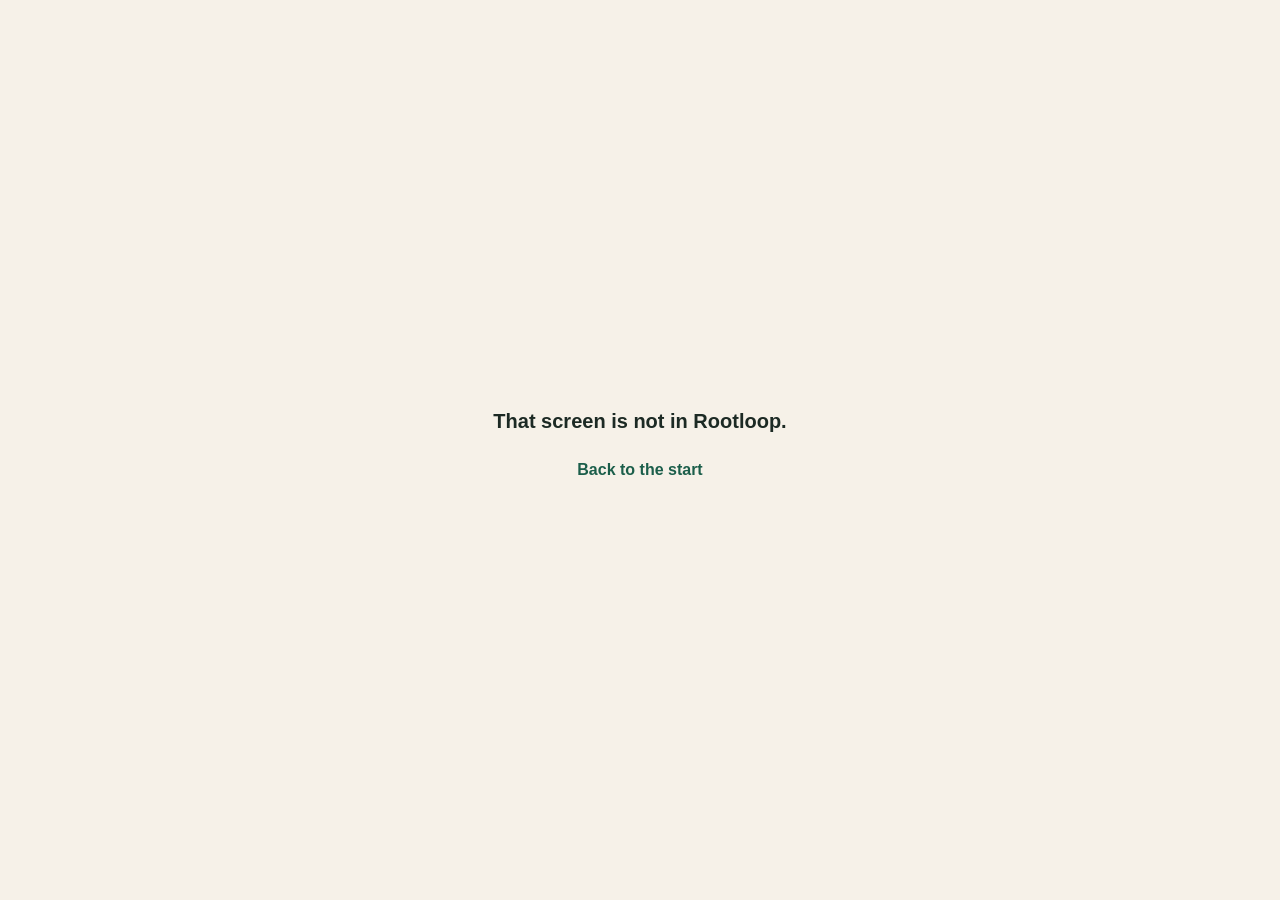
<file: rootloop/index.html>
<!DOCTYPE html>
<html lang="en">
  <head>
    <meta charset="utf-8" />
    <meta httpEquiv="X-UA-Compatible" content="IE=edge" />
    <meta name="viewport" content="width=device-width, initial-scale=1, shrink-to-fit=no" />
    <title>Rootloop</title>
    <!-- The `react-native-web` recommended style reset: https://necolas.github.io/react-native-web/docs/setup/#root-element -->
    <style id="expo-reset">
      /* These styles make the body full-height */
      html,
      body {
        height: 100%;
      }
      /* These styles disable body scrolling if you are using <ScrollView> */
      body {
        overflow: hidden;
      }
      /* These styles make the root element full-height */
      #root {
        display: flex;
        height: 100%;
        flex: 1;
      }
    </style>
  <link rel="icon" href="/rootloop/favicon.ico"/></head>

  <body>
    <!-- Use static rendering with Expo Router to support running without JavaScript. -->
    <noscript>
      You need to enable JavaScript to run this app.
    </noscript>
    <!-- The root element for your Expo app. -->
    <div id="root"></div>
  <script src="/rootloop/_expo/static/js/web/entry-8c4e8791e69bfbe6dc02003c2ce8b706.js" defer></script>
</body>
</html>
</file>
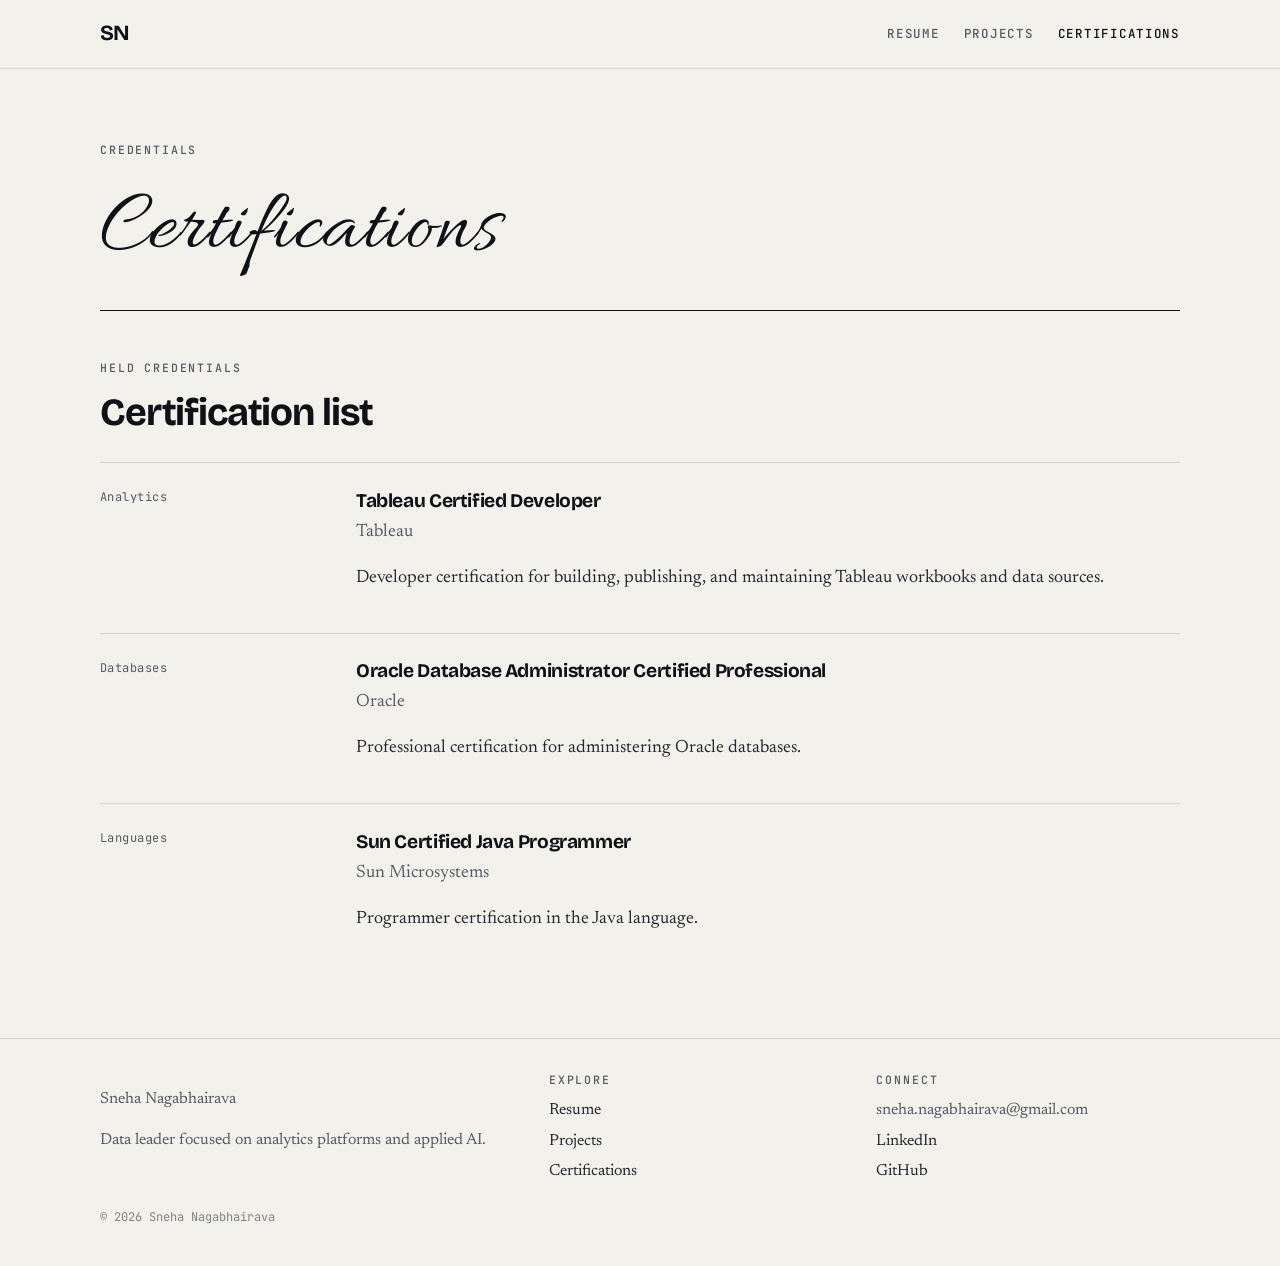
<file: certifications.html>
<!--
  Static list of certifications. Same shell as the resume: header, one
  column, no JavaScript. Credential names are text in this file. The
  code does not link out to a verification page, so a reader cannot
  confirm a credential from this page alone. That limit is visible here;
  the reason for omitting verification links is not recorded.

  Failure is limited to a missing stylesheet, which leaves unstyled HTML.
  There is no data fetch.
-->
<!DOCTYPE html>
<html lang="en">
  <head>
    <meta charset="utf-8" />
    <meta name="viewport" content="width=device-width, initial-scale=1" />
    <title>Certifications · Sneha Nagabhairava</title>
    <meta
      name="description"
      content="Certifications held by Sneha Nagabhairava: Tableau Certified Developer, Oracle Database Administrator Certified Professional, and Sun Certified Java Programmer."
    />
    <link rel="preconnect" href="https://fonts.googleapis.com" />
    <link rel="preconnect" href="https://fonts.gstatic.com" crossorigin />
    <link
      href="https://fonts.googleapis.com/css2?family=Bricolage+Grotesque:opsz,wght@12..96,600;12..96,800&family=Allura&family=JetBrains+Mono:wght@500&family=Newsreader:opsz,wght@6..72,400;6..72,500&display=swap"
      rel="stylesheet"
    />
    <link rel="stylesheet" href="styles.css" />
  </head>
  <body>
    <a class="skip" href="#content">Skip to content</a>
    <header class="site-header">
      <div class="header-inner">
        <a class="mark" href="index.html">SN</a>
        <nav class="nav" aria-label="Primary">
          <a href="index.html">Resume</a>
          <a href="projects.html">Projects</a>
          <a href="certifications.html" aria-current="page">Certifications</a>
        </nav>
      </div>
    </header>

    <main id="content" class="wrap">
      <header class="hero">
        <p class="kicker">Credentials</p>
        <h1 class="script-title">Certifications</h1>
      </header>

      <section aria-labelledby="certs-heading">
        <p class="kicker">Held credentials</p>
        <h2 id="certs-heading">Certification list</h2>

        <article class="job" id="tableau">
          <p class="when">Analytics</p>
          <div>
            <h3>Tableau Certified Developer</h3>
            <p class="place">Tableau</p>
            <p>
              Developer certification for building, publishing, and maintaining
              Tableau workbooks and data sources.
            </p>
          </div>
        </article>

        <article class="job" id="oracle">
          <p class="when">Databases</p>
          <div>
            <h3>Oracle Database Administrator Certified Professional</h3>
            <p class="place">Oracle</p>
            <p>
              Professional certification for administering Oracle databases.
            </p>
          </div>
        </article>

        <article class="job" id="java">
          <p class="when">Languages</p>
          <div>
            <h3>Sun Certified Java Programmer</h3>
            <p class="place">Sun Microsystems</p>
            <p>
              Programmer certification in the Java language.
            </p>
          </div>
        </article>
      </section>
    </main>

    <footer class="site-footer">
      <div class="wrap footer-grid">
        <div>
          <p>Sneha Nagabhairava</p>
          <p>Data leader focused on analytics platforms and applied AI.</p>
        </div>
        <div>
          <h2>Explore</h2>
          <ul>
            <li><a href="index.html">Resume</a></li>
            <li><a href="projects.html">Projects</a></li>
            <li><a href="certifications.html">Certifications</a></li>
          </ul>
        </div>
        <div>
          <h2>Connect</h2>
          <ul>
            <li>sneha.nagabhairava@gmail.com</li>
            <li><a href="https://www.linkedin.com/in/snehanagabhairava/" target="_blank" rel="noopener">LinkedIn</a></li>
            <li><a href="https://github.com/Sneha-nag" target="_blank" rel="noopener">GitHub</a></li>
          </ul>
        </div>
      </div>
      <div class="wrap">
        <p class="copyright">© 2026 Sneha Nagabhairava</p>
      </div>
    </footer>
    <script src="assets/analytics.js" defer></script>
  </body>
</html>
</file>
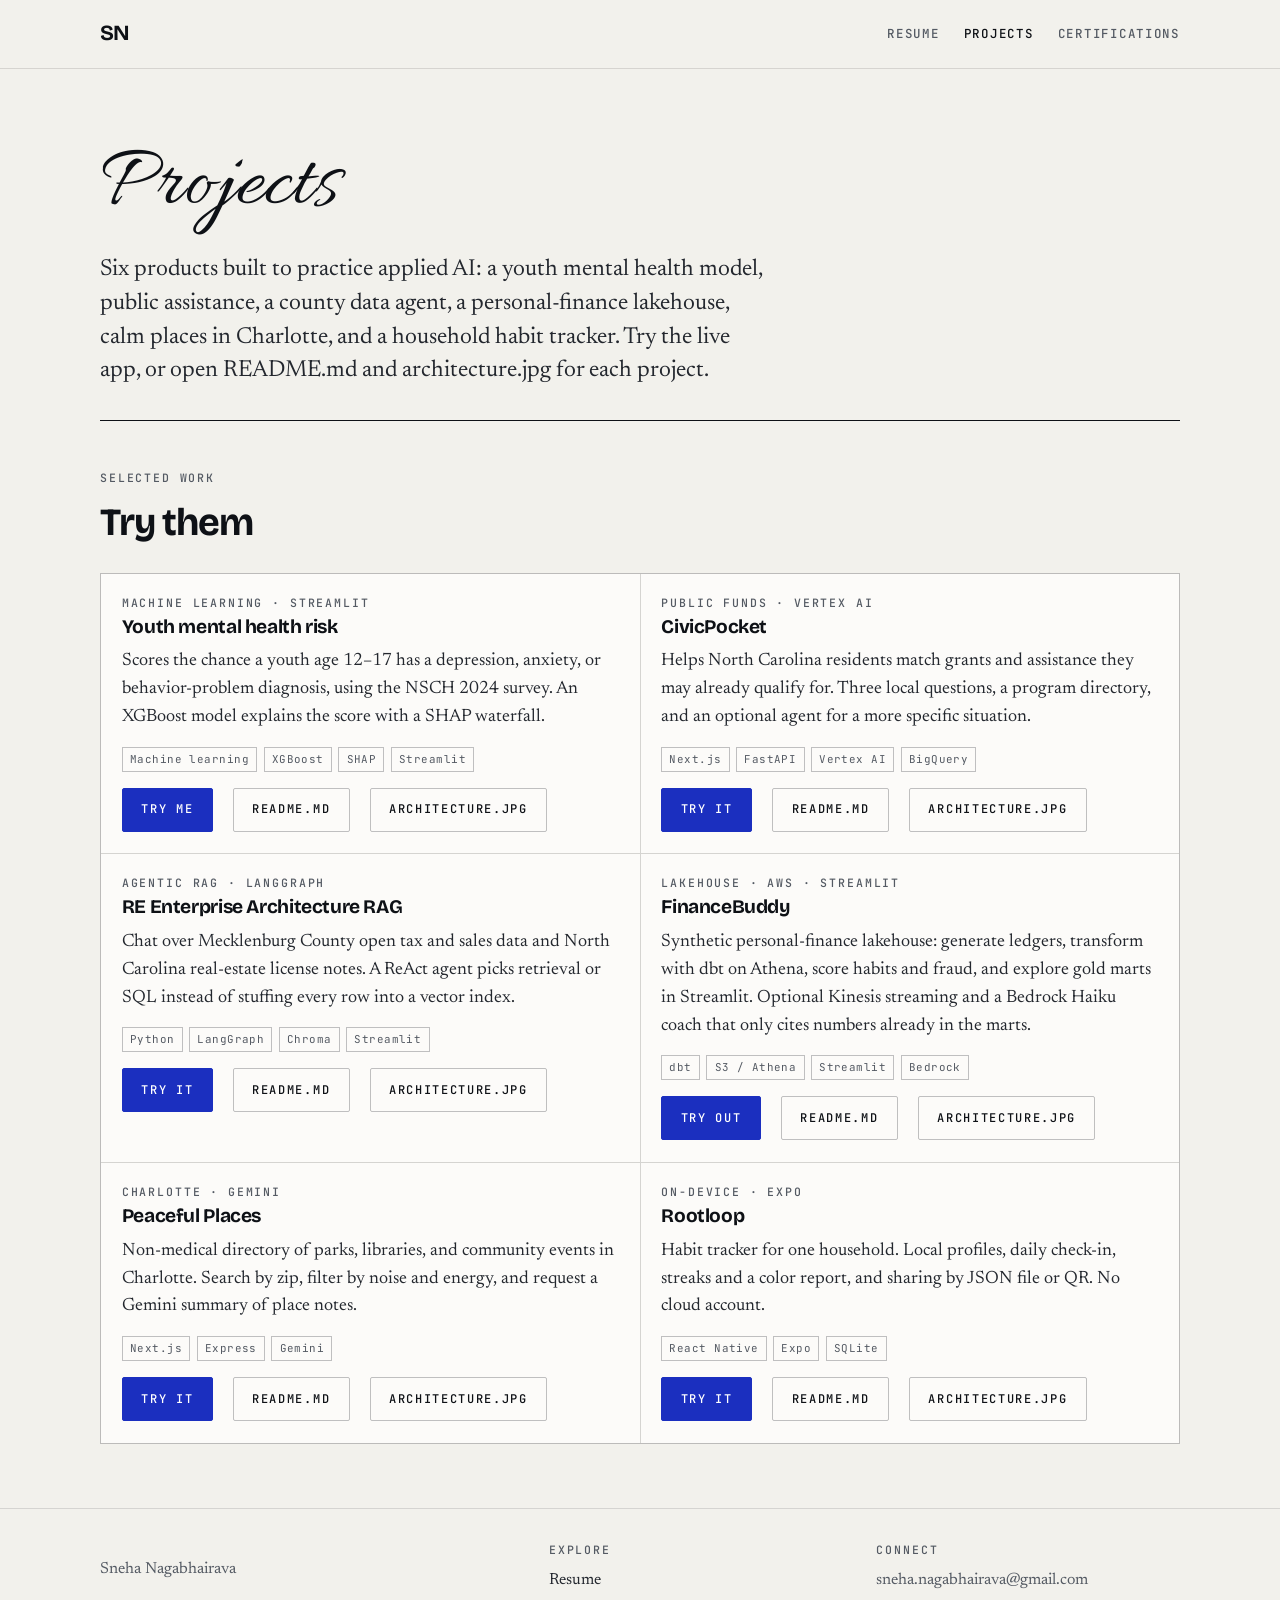
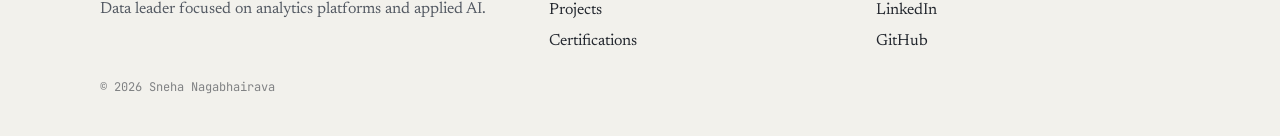
<file: projects.html>
<!--
  Project index. Each card is hand-written HTML, not a generated list.
  A card has a live link (Try me / Try it), a README link of the form
  readme.html?project=KEY, and an architecture image under assets/.

  Why hand-written cards: six projects, no database. Adding a project
  means editing this file, readme.html's FILES map, and copying the
  README and diagram into assets/. The code does not generate those
  copies from the other repositories. If a live URL changes, only this
  href and the README need to change; nothing redeploys the other app.

  The h1 uses script-title (Allura). Project README titles do not.
  If a linked README key is missing, readme.html shows a prompt instead
  of a card. A dead live URL is a normal browser error; this page does
  not health-check the demos.

  Security: external demos use target=_blank and rel=noopener. There is
  no form and no secret. Cost is the same GitHub Pages site as the resume.
-->
<!DOCTYPE html>
<html lang="en">
  <head>
    <meta charset="utf-8" />
    <meta name="viewport" content="width=device-width, initial-scale=1" />
    <title>Projects · Sneha Nagabhairava</title>
    <meta
      name="description"
      content="Portfolio projects by Sneha Nagabhairava: a youth mental health model, CivicPocket, an enterprise architecture RAG agent, FinanceBuddy, Peaceful Places, and Rootloop."
    />
    <link rel="preconnect" href="https://fonts.googleapis.com" />
    <link rel="preconnect" href="https://fonts.gstatic.com" crossorigin />
    <link
      href="https://fonts.googleapis.com/css2?family=Bricolage+Grotesque:opsz,wght@12..96,600;12..96,800&family=Allura&family=JetBrains+Mono:wght@500&family=Newsreader:opsz,wght@6..72,400;6..72,500&display=swap"
      rel="stylesheet"
    />
    <link rel="stylesheet" href="styles.css" />
  </head>
  <body>
    <a class="skip" href="#content">Skip to content</a>
    <header class="site-header">
      <div class="header-inner">
        <a class="mark" href="index.html">SN</a>
        <nav class="nav" aria-label="Primary">
          <a href="index.html">Resume</a>
          <a href="projects.html" aria-current="page">Projects</a>
          <a href="certifications.html">Certifications</a>
        </nav>
      </div>
    </header>

    <main id="content" class="wrap">
      <header class="hero">
        <h1 class="script-title">Projects</h1>
        <p class="lede">
          Six products built to practice applied AI: a youth mental health
          model, public assistance, a county data agent, a personal-finance
          lakehouse, calm places in Charlotte, and a household habit tracker.
          Try the live app, or open README.md and architecture.jpg for each
          project.
        </p>
      </header>

      <section aria-labelledby="projects-heading">
        <p class="kicker">Selected work</p>
        <h2 id="projects-heading">Try them</h2>
        <div class="project-grid">
          <article class="project-card" id="youthmentalhealth">
            <p class="kicker">Machine learning · Streamlit</p>
            <h3>Youth mental health risk</h3>
            <p>
              Scores the chance a youth age 12–17 has a depression, anxiety, or
              behavior-problem diagnosis, using the NSCH 2024 survey. An XGBoost
              model explains the score with a SHAP waterfall.
            </p>
            <ul class="tags">
              <li>Machine learning</li>
              <li>XGBoost</li>
              <li>SHAP</li>
              <li>Streamlit</li>
            </ul>
            <div class="actions">
              <a class="button" href="https://youthmentalhealth-qhkbukwxh5vb9nrecglj9c.streamlit.app/" target="_blank" rel="noopener" data-goatcounter-click="try-youthmentalhealth">Try me</a>
              <a class="button ghost" href="readme.html?project=youthmentalhealth" data-goatcounter-click="readme-youthmentalhealth">README.md</a>
              <a class="button ghost" href="assets/youthmentalhealth-architecture.jpg" target="_blank" rel="noopener" data-goatcounter-click="architecture-youthmentalhealth">architecture.jpg</a>
            </div>
          </article>

          <article class="project-card" id="civicpocket">
            <p class="kicker">Public funds · Vertex AI</p>
            <h3>CivicPocket</h3>
            <p>
              Helps North Carolina residents match grants and assistance they may
              already qualify for. Three local questions, a program directory,
              and an optional agent for a more specific situation.
            </p>
            <ul class="tags">
              <li>Next.js</li>
              <li>FastAPI</li>
              <li>Vertex AI</li>
              <li>BigQuery</li>
            </ul>
            <div class="actions">
              <a class="button" href="https://civicpocket-web-927059653401.us-east1.run.app" target="_blank" rel="noopener" data-goatcounter-click="try-civicpocket">Try it</a>
              <a class="button ghost" href="readme.html?project=civicpocket" data-goatcounter-click="readme-civicpocket">README.md</a>
              <a class="button ghost" href="assets/civicpocket-architecture.jpg" target="_blank" rel="noopener" data-goatcounter-click="architecture-civicpocket">architecture.jpg</a>
            </div>
          </article>

          <article class="project-card" id="enterprise-architecture">
            <p class="kicker">Agentic RAG · LangGraph</p>
            <h3>RE Enterprise Architecture RAG</h3>
            <p>
              Chat over Mecklenburg County open tax and sales data and North
              Carolina real-estate license notes. A ReAct agent picks retrieval
              or SQL instead of stuffing every row into a vector index.
            </p>
            <ul class="tags">
              <li>Python</li>
              <li>LangGraph</li>
              <li>Chroma</li>
              <li>Streamlit</li>
            </ul>
            <div class="actions">
              <a class="button" href="https://reenterprise-agentic-rag-pipeline-i93zfhqbz66drrsvsarxaf.streamlit.app/" target="_blank" rel="noopener" data-goatcounter-click="try-re-enterprise">Try it</a>
              <a class="button ghost" href="readme.html?project=re-enterprise" data-goatcounter-click="readme-re-enterprise">README.md</a>
              <a class="button ghost" href="assets/re-enterprise-architecture.jpg" target="_blank" rel="noopener" data-goatcounter-click="architecture-re-enterprise">architecture.jpg</a>
            </div>
          </article>

          <article class="project-card" id="financebuddy">
            <p class="kicker">Lakehouse · AWS · Streamlit</p>
            <h3>FinanceBuddy</h3>
            <p>
              Synthetic personal-finance lakehouse: generate ledgers, transform
              with dbt on Athena, score habits and fraud, and explore gold marts
              in Streamlit. Optional Kinesis streaming and a Bedrock Haiku coach
              that only cites numbers already in the marts.
            </p>
            <ul class="tags">
              <li>dbt</li>
              <li>S3 / Athena</li>
              <li>Streamlit</li>
              <li>Bedrock</li>
            </ul>
            <div class="actions">
              <a class="button" href="https://financebuddy-tpvwauuuyscehgczyiapnt.streamlit.app/" target="_blank" rel="noopener" data-goatcounter-click="try-financebuddy">Try out</a>
              <a class="button ghost" href="readme.html?project=financebuddy" data-goatcounter-click="readme-financebuddy">README.md</a>
              <a class="button ghost" href="assets/financebuddy-architecture.jpg" target="_blank" rel="noopener" data-goatcounter-click="architecture-financebuddy">architecture.jpg</a>
            </div>
          </article>

          <article class="project-card" id="peacefulplaces">
            <p class="kicker">Charlotte · Gemini</p>
            <h3>Peaceful Places</h3>
            <p>
              Non-medical directory of parks, libraries, and community events in
              Charlotte. Search by zip, filter by noise and energy, and request a
              Gemini summary of place notes.
            </p>
            <ul class="tags">
              <li>Next.js</li>
              <li>Express</li>
              <li>Gemini</li>
            </ul>
            <div class="actions">
              <a class="button" href="https://peacefulplaces-web-576999105760.us-central1.run.app" target="_blank" rel="noopener" data-goatcounter-click="try-peacefulplaces">Try it</a>
              <a class="button ghost" href="readme.html?project=peacefulplaces" data-goatcounter-click="readme-peacefulplaces">README.md</a>
              <a class="button ghost" href="assets/peacefulplaces-architecture.jpg" target="_blank" rel="noopener" data-goatcounter-click="architecture-peacefulplaces">architecture.jpg</a>
            </div>
          </article>

          <article class="project-card" id="rootloop">
            <p class="kicker">On-device · Expo</p>
            <h3>Rootloop</h3>
            <p>
              Habit tracker for one household. Local profiles, daily check-in,
              streaks and a color report, and sharing by JSON file or QR. No
              cloud account.
            </p>
            <ul class="tags">
              <li>React Native</li>
              <li>Expo</li>
              <li>SQLite</li>
            </ul>
            <div class="actions">
              <a class="button" href="https://snehanagabhairava.com/rootloop/" target="_blank" rel="noopener" data-goatcounter-click="try-rootloop">Try it</a>
              <a class="button ghost" href="readme.html?project=rootloop" data-goatcounter-click="readme-rootloop">README.md</a>
              <a class="button ghost" href="assets/rootloop-architecture.jpg" target="_blank" rel="noopener" data-goatcounter-click="architecture-rootloop">architecture.jpg</a>
            </div>
          </article>
        </div>
      </section>
    </main>

    <footer class="site-footer">
      <div class="wrap footer-grid">
        <div>
          <p>Sneha Nagabhairava</p>
          <p>Data leader focused on analytics platforms and applied AI.</p>
        </div>
        <div>
          <h2>Explore</h2>
          <ul>
            <li><a href="index.html">Resume</a></li>
            <li><a href="projects.html">Projects</a></li>
            <li><a href="certifications.html">Certifications</a></li>
          </ul>
        </div>
        <div>
          <h2>Connect</h2>
          <ul>
            <li>sneha.nagabhairava@gmail.com</li>
            <li><a href="https://www.linkedin.com/in/snehanagabhairava/" target="_blank" rel="noopener">LinkedIn</a></li>
            <li><a href="https://github.com/Sneha-nag" target="_blank" rel="noopener">GitHub</a></li>
          </ul>
        </div>
      </div>
      <div class="wrap">
        <p class="copyright">© 2026 Sneha Nagabhairava</p>
      </div>
    </footer>
    <script src="assets/analytics.js" defer></script>
  </body>
</html>
</file>
<file: styles.css>
/*
  Shared look for the resume, projects, certifications, and README pages.
  Three roles: Bricolage Grotesque for display headings, Newsreader for
  body text, JetBrains Mono for navigation and buttons. Allura is the
  script face used only by h1.script-title (the Projects and
  Certifications headings, and the name on the resume). README titles
  omit that class on purpose.

  The code does not record a brand exercise that chose these faces.
  Custom properties keep the palette in one place. A missing font
  falls back to Helvetica, Georgia, or Consolas. There is no CSS build.
  The 800px breakpoint stacks the project grid and shrinks the portrait.
*/
:root {
  --bg: #f2f1ec;
  --bg-raised: #fcfbf9;
  --fg: #23272e;
  --fg-bold: #0e1116;
  --fg-light: #545a63;
  --fg-muted: rgba(35, 39, 46, 0.55);
  --accent: #1b2fbf;
  --accent-hover: #16249c;
  --on-accent: #ffffff;
  --signal: #9a5600;
  --border: rgba(35, 39, 46, 0.14);
  --border-strong: rgba(35, 39, 46, 0.28);
  --shadow: 0 0 0 1px var(--border);
  --font-display: "Bricolage Grotesque", "Helvetica Neue", Arial, sans-serif;
  --font-serif: "Newsreader", Georgia, "Times New Roman", serif;
  --font-mono: "JetBrains Mono", ui-monospace, Consolas, monospace;
  --max: 1080px;
  --pad: clamp(1.25rem, 4vw, 2rem);
}

*,
*::before,
*::after {
  box-sizing: border-box;
}

html {
  scroll-behavior: smooth;
}

body {
  margin: 0;
  background: var(--bg);
  color: var(--fg);
  font-family: var(--font-serif);
  font-size: 1.125rem;
  line-height: 1.55;
}

a {
  color: var(--accent);
  text-decoration-thickness: 1px;
  text-underline-offset: 0.18em;
}

a:hover {
  color: var(--accent-hover);
}

.skip {
  position: absolute;
  left: 1rem;
  top: -4rem;
  background: var(--accent);
  color: var(--on-accent);
  padding: 0.6rem 0.9rem;
  font-family: var(--font-mono);
  font-size: 0.75rem;
  letter-spacing: 0.12em;
  text-transform: uppercase;
  text-decoration: none;
  z-index: 10;
}

.skip:focus {
  top: 1rem;
}

.site-header {
  position: sticky;
  top: 0;
  z-index: 5;
  background: color-mix(in srgb, var(--bg) 92%, transparent);
  backdrop-filter: blur(10px);
  border-bottom: 1px solid var(--border);
}

.header-inner,
.wrap,
.site-footer .wrap {
  width: min(var(--max), calc(100% - var(--pad) * 2));
  margin-inline: auto;
}

.header-inner {
  display: grid;
  grid-template-columns: auto 1fr;
  align-items: center;
  gap: 1rem;
  min-height: 4.25rem;
}

.mark {
  font-family: var(--font-display);
  font-weight: 700;
  font-size: 1.35rem;
  letter-spacing: -0.04em;
  color: var(--fg-bold);
  text-decoration: none;
}

.nav {
  display: flex;
  justify-content: flex-end;
  gap: 1.5rem;
}

.nav a {
  font-family: var(--font-mono);
  font-size: 0.78rem;
  font-weight: 500;
  letter-spacing: 0.14em;
  text-transform: uppercase;
  color: var(--fg-light);
  text-decoration: none;
}

.nav a[aria-current="page"] {
  color: var(--fg-bold);
}

.nav a:hover {
  color: var(--accent);
}

main {
  padding-block: clamp(2.5rem, 6vw, 4.5rem) 4rem;
}

.hero {
  display: grid;
  gap: 1.25rem;
  padding-bottom: 2rem;
  border-bottom: 1px solid var(--fg-bold);
}

h1 {
  margin: 0;
  font-family: var(--font-display);
  font-weight: 800;
  font-size: clamp(3rem, 8vw, 5.4rem);
  line-height: 0.92;
  letter-spacing: -0.045em;
  color: var(--fg-bold);
}

h1.script-title {
  font-family: "Allura", "Lucida Handwriting", cursive;
  font-style: normal;
  font-weight: 400;
  font-size: clamp(3.6rem, 8vw, 5.5rem);
  line-height: 1.05;
  letter-spacing: 0.01em;
}

.identity {
  display: flex;
  align-items: center;
  flex-wrap: nowrap;
  gap: 1.15rem;
}

.portrait {
  width: 220px;
  height: 220px;
  flex: 0 0 auto;
  object-fit: cover;
  object-position: center 12%;
  border-radius: 50%;
  border: 1px solid var(--border-strong);
}

.lede {
  max-width: 42rem;
  margin: 0;
  font-size: clamp(1.2rem, 2vw, 1.45rem);
  line-height: 1.45;
}

.actions {
  display: flex;
  flex-wrap: wrap;
  align-items: center;
  gap: 1.25rem;
  margin-top: 0.5rem;
}

.button {
  display: inline-flex;
  align-items: center;
  justify-content: center;
  min-height: 2.75rem;
  padding: 0.7rem 1.15rem;
  background: var(--accent);
  color: var(--on-accent);
  border: 1px solid var(--accent);
  border-radius: 2px;
  font-family: var(--font-mono);
  font-size: 0.75rem;
  font-weight: 500;
  letter-spacing: 0.14em;
  text-transform: uppercase;
  text-decoration: none;
}

.button:hover {
  background: var(--accent-hover);
  border-color: var(--accent-hover);
  color: var(--on-accent);
}

.button.ghost {
  background: transparent;
  color: var(--fg-bold);
  border-color: var(--border-strong);
}

.button.ghost:hover {
  color: var(--accent);
  border-color: var(--accent);
  background: transparent;
}

.text-link {
  font-family: var(--font-mono);
  font-size: 0.75rem;
  font-weight: 500;
  letter-spacing: 0.14em;
  text-transform: uppercase;
  text-decoration: none;
  color: var(--fg-bold);
}

.text-link:hover {
  color: var(--accent);
}

.contact-row {
  display: flex;
  flex-wrap: nowrap;
  align-items: baseline;
  gap: 0.35rem 1.25rem;
  margin: 0;
  padding: 0;
  list-style: none;
  font-family: var(--font-mono);
  font-size: 0.78rem;
  letter-spacing: 0.02em;
  color: var(--fg-light);
  white-space: nowrap;
}

.contact-row li {
  white-space: nowrap;
}

.section-nav {
  display: flex;
  flex-wrap: wrap;
  gap: 0.75rem 1.25rem;
  margin: 1.75rem 0 0;
  padding: 0;
  list-style: none;
}

.section-nav a {
  font-family: var(--font-mono);
  font-size: 0.72rem;
  letter-spacing: 0.12em;
  text-transform: uppercase;
  text-decoration: none;
  color: var(--fg-light);
}

.section-nav a:hover,
.section-nav a:focus {
  color: var(--accent);
}

section {
  padding-top: 3rem;
  scroll-margin-top: 5.5rem;
}

.kicker {
  margin: 0 0 0.4rem;
  font-family: var(--font-mono);
  font-size: 0.72rem;
  font-weight: 500;
  letter-spacing: 0.16em;
  text-transform: uppercase;
  color: var(--fg-light);
}

h2 {
  margin: 0 0 1.25rem;
  font-family: var(--font-display);
  font-weight: 700;
  font-size: clamp(1.8rem, 3vw, 2.4rem);
  letter-spacing: -0.03em;
  color: var(--fg-bold);
}

.job {
  display: grid;
  grid-template-columns: minmax(9rem, 14rem) 1fr;
  gap: 0.5rem 2rem;
  padding: 1.4rem 0;
  border-top: 1px solid var(--border);
}

.when {
  margin: 0.15rem 0 0;
  font-family: var(--font-mono);
  font-size: 0.75rem;
  letter-spacing: 0.04em;
  color: var(--fg-light);
}

h3 {
  margin: 0;
  font-family: var(--font-display);
  font-size: 1.2rem;
  letter-spacing: -0.02em;
  color: var(--fg-bold);
}

.place {
  margin: 0.2rem 0 0.6rem;
  color: var(--fg-light);
}

ul {
  margin: 0.4rem 0 0;
  padding-left: 1.1rem;
}

li + li {
  margin-top: 0.35rem;
}

.subgroup {
  margin-top: 1rem;
}

.subgroup h4 {
  margin: 0 0 0.35rem;
  font-family: var(--font-display);
  font-size: 1rem;
  color: var(--fg-bold);
}

.ai-grid,
.project-grid,
.skill-grid {
  display: grid;
  grid-template-columns: repeat(2, minmax(0, 1fr));
  gap: 1px;
  background: var(--border);
  border: 1px solid var(--border);
}

.ai-card,
.project-card,
.skill-card {
  background: var(--bg-raised);
  padding: 1.25rem 1.3rem 1.35rem;
}

.ai-card h3,
.project-card h3 {
  margin-bottom: 0.45rem;
}

.ai-card p,
.project-card p {
  margin: 0;
}

.tags {
  display: flex;
  flex-wrap: wrap;
  gap: 0.4rem;
  margin: 0.9rem 0 0;
  padding: 0;
  list-style: none;
}

.tags li {
  margin: 0;
  padding: 0.2rem 0.45rem;
  border: 1px solid var(--border-strong);
  font-family: var(--font-mono);
  font-size: 0.68rem;
  letter-spacing: 0.04em;
  color: var(--fg-light);
}

.project-card .actions {
  margin-top: 1rem;
}

.readme-body {
  padding-top: 1.5rem;
  max-width: 46rem;
}

.readme-body h1,
.readme-body h2,
.readme-body h3 {
  font-family: var(--font-display);
  color: var(--fg-bold);
}

.readme-body pre,
.readme-body code {
  font-family: var(--font-mono);
  font-size: 0.85em;
}

.readme-body pre {
  overflow: auto;
  padding: 0.9rem 1rem;
  background: var(--bg-raised);
  border: 1px solid var(--border);
}

.readme-body img {
  max-width: 100%;
  height: auto;
}

.skill-card h3 {
  font-size: 0.95rem;
  margin-bottom: 0.35rem;
}

.skill-card p {
  margin: 0;
  color: var(--fg);
}

.plain-list {
  margin: 0;
  padding: 0;
  list-style: none;
  border-top: 1px solid var(--border);
}

.plain-list li {
  margin: 0;
  padding: 0.85rem 0;
  border-bottom: 1px solid var(--border);
}

.site-footer {
  border-top: 1px solid var(--border);
  padding-block: 2rem 2.5rem;
  color: var(--fg-light);
  font-size: 1rem;
}

.footer-grid {
  display: grid;
  grid-template-columns: 1.4fr 1fr 1fr;
  gap: 1.5rem;
}

.site-footer h2 {
  font-family: var(--font-mono);
  font-size: 0.72rem;
  font-weight: 500;
  letter-spacing: 0.16em;
  text-transform: uppercase;
  color: var(--fg-light);
  margin-bottom: 0.6rem;
}

.site-footer ul {
  list-style: none;
  padding: 0;
  margin: 0;
}

.site-footer li + li {
  margin-top: 0.35rem;
}

.site-footer a {
  color: var(--fg);
  text-decoration: none;
}

.site-footer a:hover {
  color: var(--accent);
}

.copyright {
  margin: 1.5rem 0 0;
  font-family: var(--font-mono);
  font-size: 0.75rem;
  color: var(--fg-muted);
}

@media (max-width: 800px) {
  .job,
  .ai-grid,
  .project-grid,
  .skill-grid,
  .footer-grid {
    grid-template-columns: 1fr;
  }

  .header-inner {
    grid-template-columns: 1fr;
    padding-block: 0.8rem;
  }

  .nav {
    justify-content: flex-start;
  }

  .contact-row {
    gap: 0.35rem 0.7rem;
    font-size: 0.62rem;
    letter-spacing: 0;
  }

  .portrait {
    width: 148px;
    height: 148px;
  }

  .identity h1.script-title {
    font-size: clamp(2.1rem, 8vw, 3rem);
  }
}
</file>
